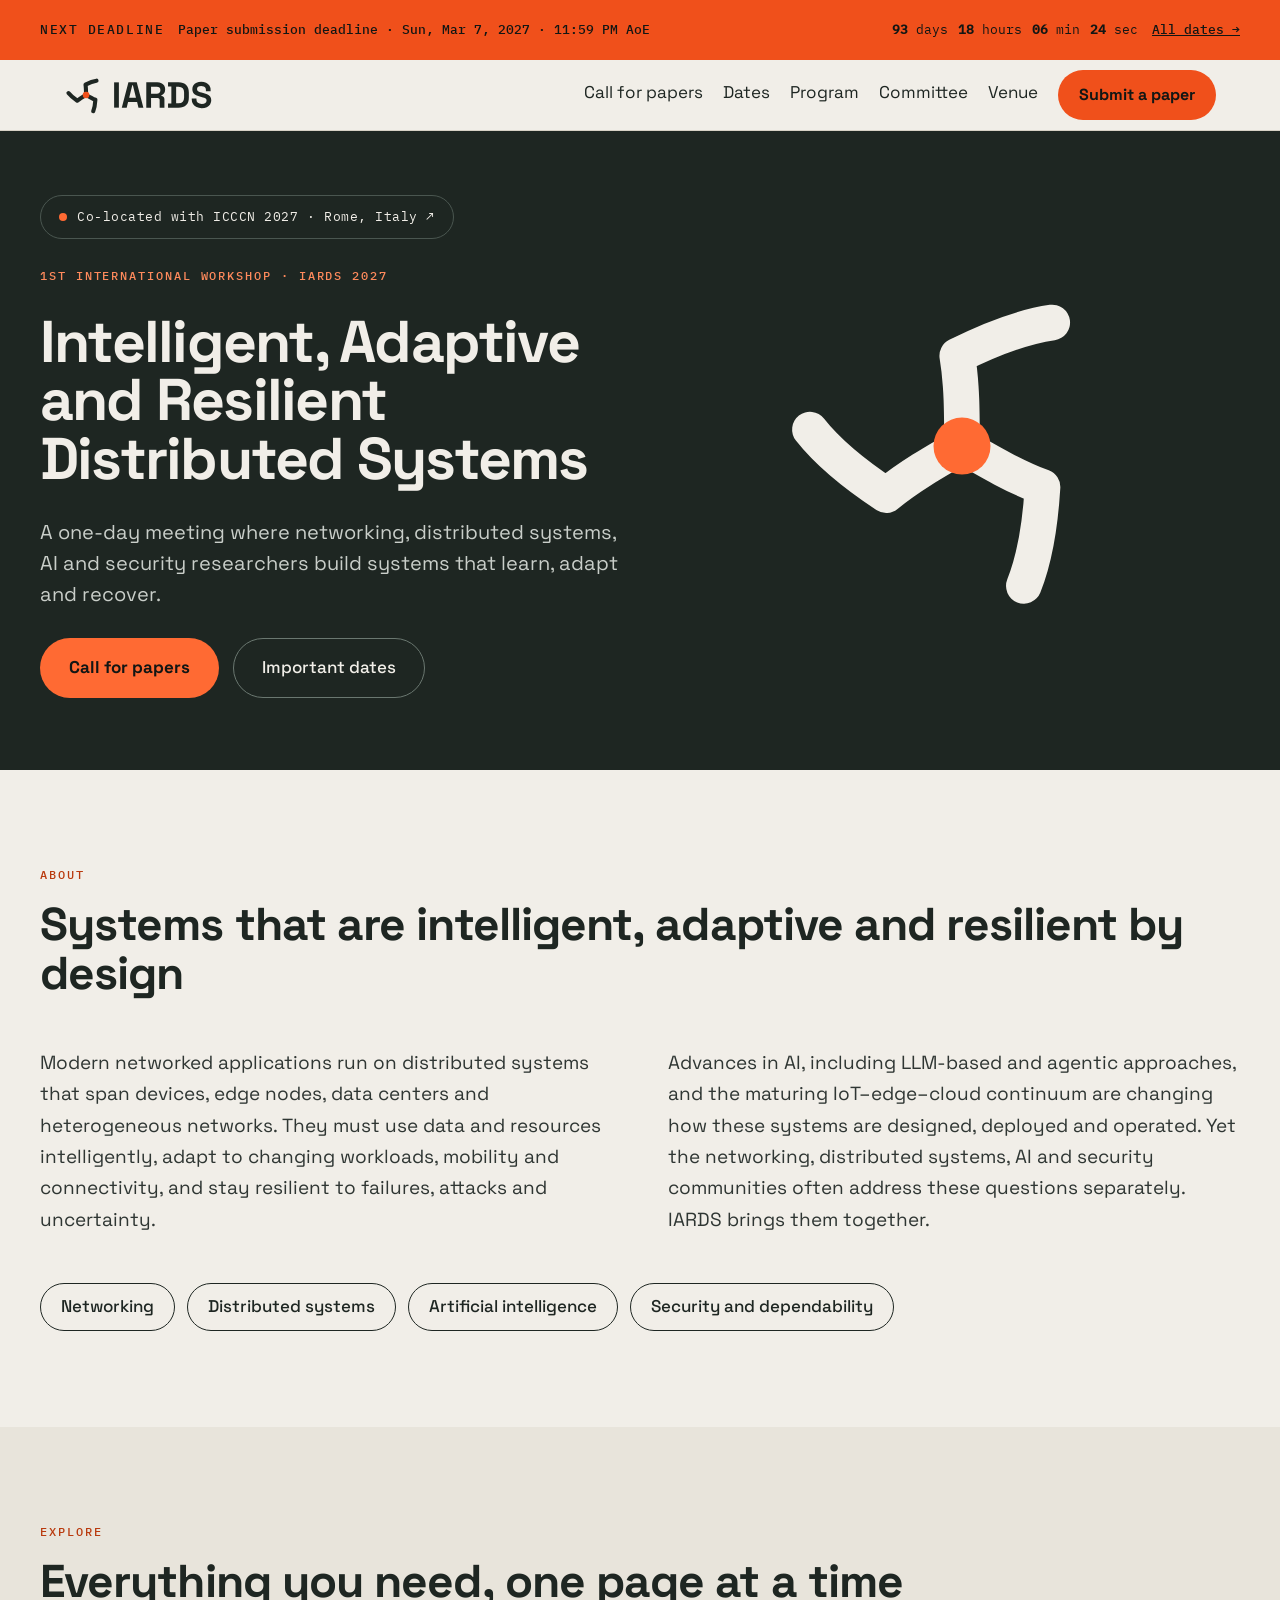
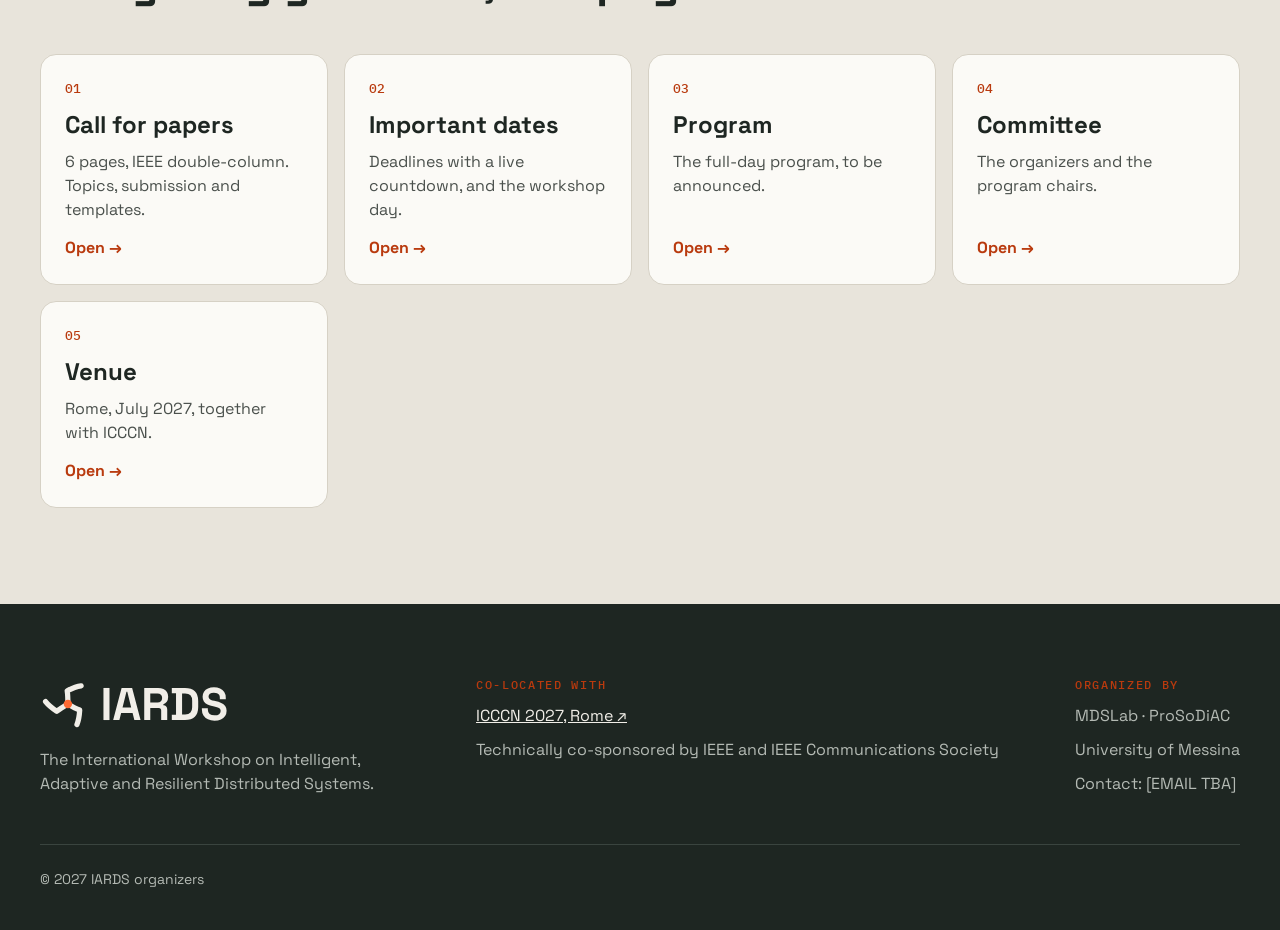
<file: index.html>
<!doctype html>
<html lang="en" class="no-js">
<head>
<meta charset="utf-8">
<meta name="viewport" content="width=device-width, initial-scale=1">
<title>IARDS 2027 · Intelligent, Adaptive and Resilient Distributed Systems</title>
<meta name="description" content="A one-day meeting where networking, distributed systems, AI and security researchers build systems that learn, adapt and recover.">
<meta name="theme-color" content="#1E2622">
<link rel="canonical" href="BASE_URL/">
<meta property="og:type" content="website">
<meta property="og:site_name" content="IARDS 2027">
<meta property="og:title" content="IARDS 2027 · Intelligent, Adaptive and Resilient Distributed Systems">
<meta property="og:description" content="A one-day meeting where networking, distributed systems, AI and security researchers build systems that learn, adapt and recover.">
<meta property="og:url" content="BASE_URL/">
<meta property="og:image" content="BASE_URL/assets/og-image.png">
<meta name="twitter:card" content="summary_large_image">
<meta name="twitter:title" content="IARDS 2027 · Intelligent, Adaptive and Resilient Distributed Systems">
<meta name="twitter:description" content="A one-day meeting where networking, distributed systems, AI and security researchers build systems that learn, adapt and recover.">
<meta name="twitter:image" content="BASE_URL/assets/og-image.png">
<!-- HOST-CONF:start (ICCCN reference in meta) -->
<meta name="keywords" content="IARDS, workshop, distributed systems, ICCCN 2027, Rome">
<!-- HOST-CONF:end -->
<link rel="icon" href="assets/favicon.svg" type="image/svg+xml">
<link rel="icon" href="assets/favicon-32.png" sizes="32x32" type="image/png">
<link rel="apple-touch-icon" href="assets/apple-touch-icon.png">
<link rel="manifest" href="site.webmanifest">
<link rel="preload" href="assets/fonts/SpaceGrotesk.woff2" as="font" type="font/woff2" crossorigin>
<link rel="preload" href="assets/fonts/IBMPlexMono-Regular.woff2" as="font" type="font/woff2" crossorigin>
<link rel="stylesheet" href="css/style.css">
</head>
<body>
<a class="skip" href="#main">Skip to content</a>
<div class="deadline-bar" data-countdown>
<div class="wrap">
<div class="grp"><div class="grp" aria-live="polite"><span class="eyebrow-s" data-eyebrow>Next deadline</span>
<span class="lbl"><span data-label>Paper submission deadline</span> · <time datetime="2027-03-07T23:59:00-12:00" data-date>Sun, Mar 7, 2027 · 11:59 PM AoE</time></span><span data-sample></span></div></div>
<div class="grp"><div class="cd" role="timer" aria-label="Time left"><span><b data-d>--</b><span> days</span></span><span><b data-h>--</b><span> hours</span></span><span><b data-m>--</b><span> min</span></span><span><b data-s>--</b><span> sec</span></span></div>
<a href="dates/">All dates →</a></div>
</div></div>
<header class="site-header">
<div class="wrap">
<a class="brand" href="./" aria-label="IARDS home"><img src="assets/logo/iards-logo-light.svg" width="150" height="44" alt="IARDS"></a>
<nav aria-label="Main"><a class="nl" href="call-for-papers/">Call for papers</a><a class="nl" href="dates/">Dates</a><a class="nl" href="program/">Program</a><a class="nl" href="committee/">Committee</a><a class="nl" href="venue/">Venue</a><a class="btn btn-lava" href="call-for-papers/#submission">Submit a paper</a></nav>
</div></header>
<main id="main">
<section class="hero dark"><div class="wrap">
<div class="txt">
<!-- HOST-CONF:start (hero badge) -->
<a class="badge" href="https://www.icccn.org/ICCCN27/index.html"><i></i>Co-located with ICCCN 2027 · Rome, Italy ↗</a>
<!-- HOST-CONF:end -->
<div class="eyebrow">1st International Workshop · IARDS 2027</div>
<h1>Intelligent, Adaptive and Resilient Distributed Systems</h1>
<p class="lead">A one-day meeting where networking, distributed systems, AI and security researchers build systems that learn, adapt and recover.</p>
<div class="btn-row"><a class="btn btn-ondark" href="call-for-papers/">Call for papers</a><a class="btn btn-ghost" href="dates/">Important dates</a></div>
</div>
<div class="art"><img class="spin" src="assets/logo/iards-mark-dark.svg" width="380" height="380" alt="IARDS symbol: three curved legs around an orange disc"></div>
</div></section>
<section class="sec"><div class="wrap stack">
<div class="stack-16"><div class="eyebrow">About</div><h2>Systems that are intelligent, adaptive and resilient by design</h2></div>
<div class="cols">
<p class="body">Modern networked applications run on distributed systems that span devices, edge nodes, data centers and heterogeneous networks. They must use data and resources intelligently, adapt to changing workloads, mobility and connectivity, and stay resilient to failures, attacks and uncertainty.</p>
<p class="body">Advances in AI, including LLM-based and agentic approaches, and the maturing IoT–edge–cloud continuum are changing how these systems are designed, deployed and operated. Yet the networking, distributed systems, AI and security communities often address these questions separately. IARDS brings them together.</p>
</div>
<div class="chips"><span class="chip">Networking</span><span class="chip">Distributed systems</span><span class="chip">Artificial intelligence</span><span class="chip">Security and dependability</span></div>
</div></section>
<section class="sec stone"><div class="wrap stack">
<div class="stack-16"><div class="eyebrow">Explore</div><h2>Everything you need, one page at a time</h2></div>
<div class="grid">
<a class="card link" href="call-for-papers/"><div class="stack-16" style="gap:12px"><div class="num">01</div><div class="t">Call for papers</div><div class="d">6 pages, IEEE double-column. Topics, submission and templates.</div></div><div class="go">Open →</div></a>
<a class="card link" href="dates/"><div class="stack-16" style="gap:12px"><div class="num">02</div><div class="t">Important dates</div><div class="d">Deadlines with a live countdown, and the workshop day.</div></div><div class="go">Open →</div></a>
<a class="card link" href="program/"><div class="stack-16" style="gap:12px"><div class="num">03</div><div class="t">Program</div><div class="d">The full-day program, to be announced.</div></div><div class="go">Open →</div></a>
<a class="card link" href="committee/"><div class="stack-16" style="gap:12px"><div class="num">04</div><div class="t">Committee</div><div class="d">The organizers and the program chairs.</div></div><div class="go">Open →</div></a>
<a class="card link" href="venue/"><div class="stack-16" style="gap:12px"><div class="num">05</div><div class="t">Venue</div><div class="d">Rome, July 2027, together with ICCCN.</div></div><div class="go">Open →</div></a>
</div></div></section>
</main>
<footer class="site-footer">
<div class="wrap">
<div class="f-cols">
<div class="f-col brandcol"><img src="assets/logo/iards-logo-dark.svg" width="190" height="56" alt="IARDS">
<div>The International Workshop on Intelligent, Adaptive and Resilient Distributed Systems.</div></div>
<!-- HOST-CONF:start (co-location with ICCCN: edit or remove for another edition) -->
<div class="f-col"><div class="eyebrow">Co-located with</div>
<a href="https://www.icccn.org/ICCCN27/index.html">ICCCN 2027, Rome ↗</a><div>Technically co-sponsored by IEEE and IEEE Communications Society</div></div>
<!-- HOST-CONF:end -->
<div class="f-col"><div class="eyebrow">Organized by</div>
<div>MDSLab · ProSoDiAC</div><div>University of Messina</div><div>Contact: [EMAIL TBA]</div></div>
</div>
<div class="copy">© 2027 IARDS organizers</div>
</div></footer>
<script src="js/config.js"></script>
<script src="js/countdown.js"></script>
</body>
</html>
</file>
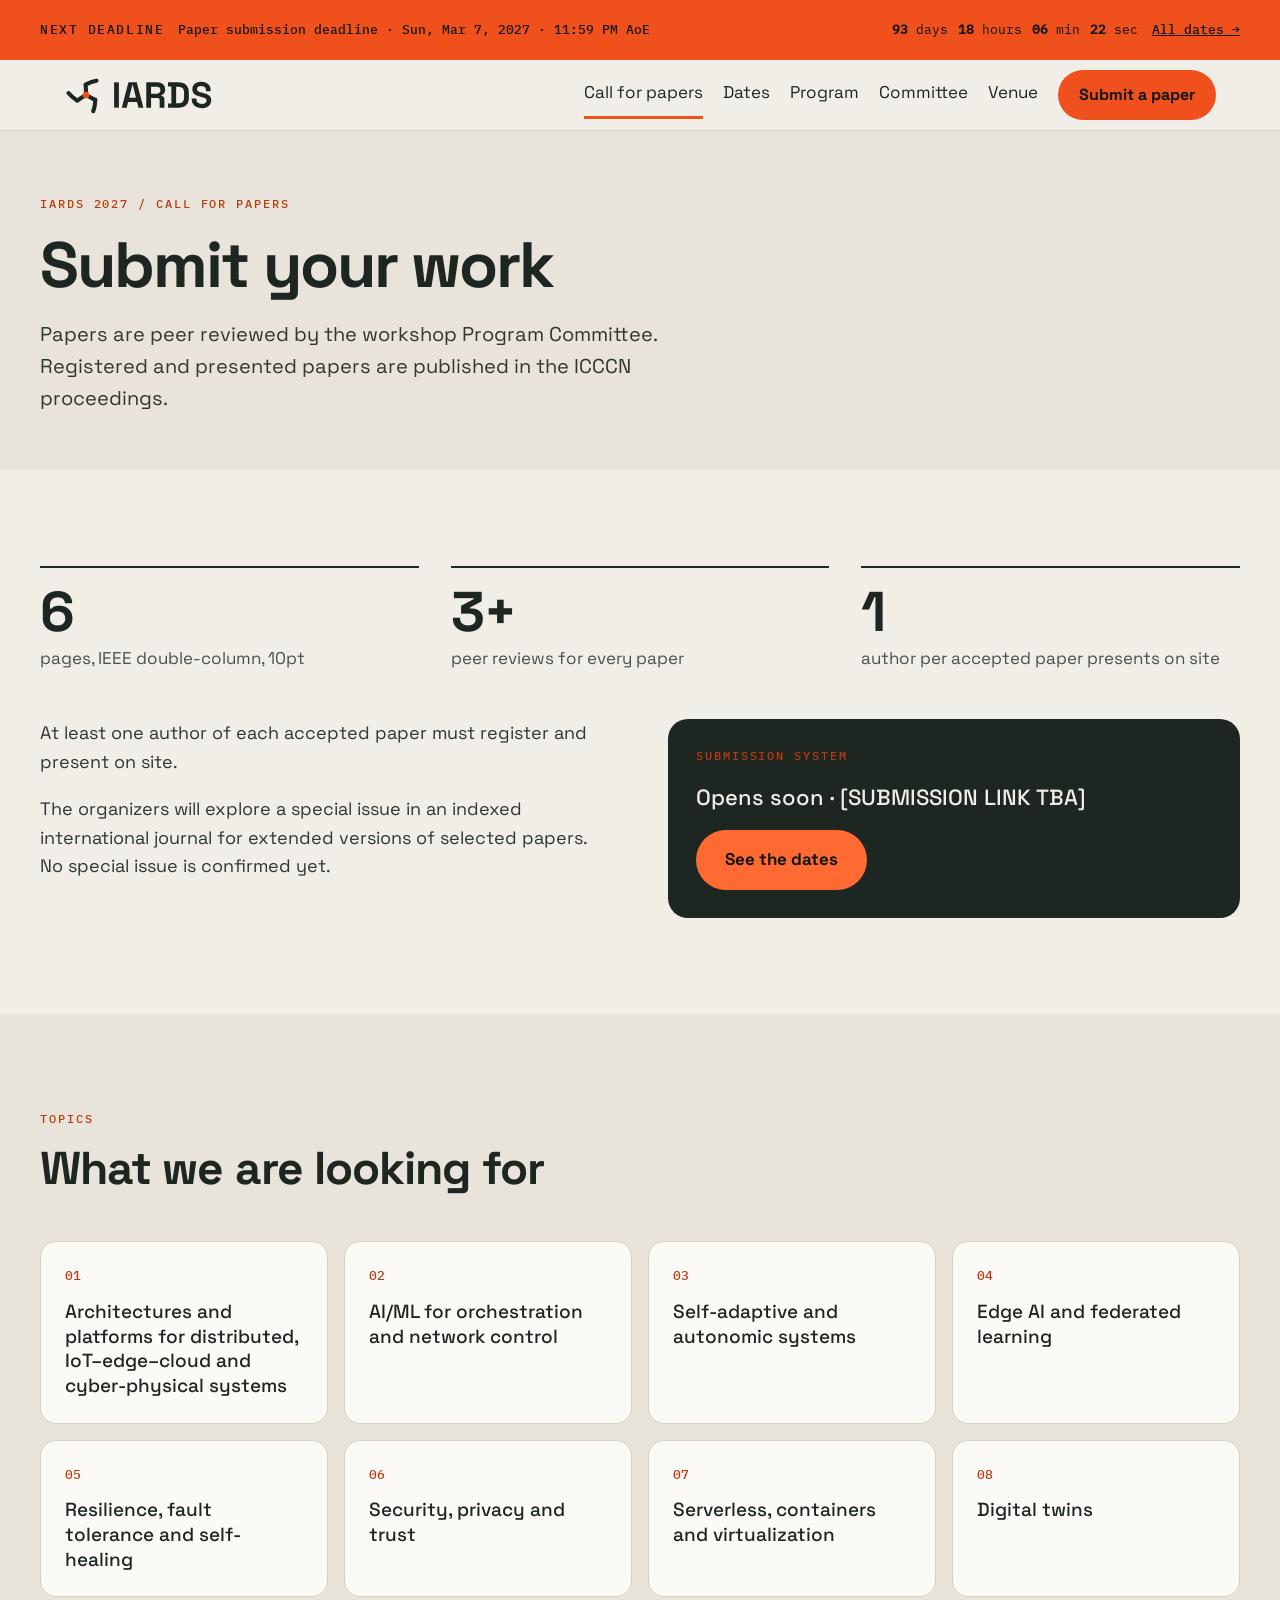
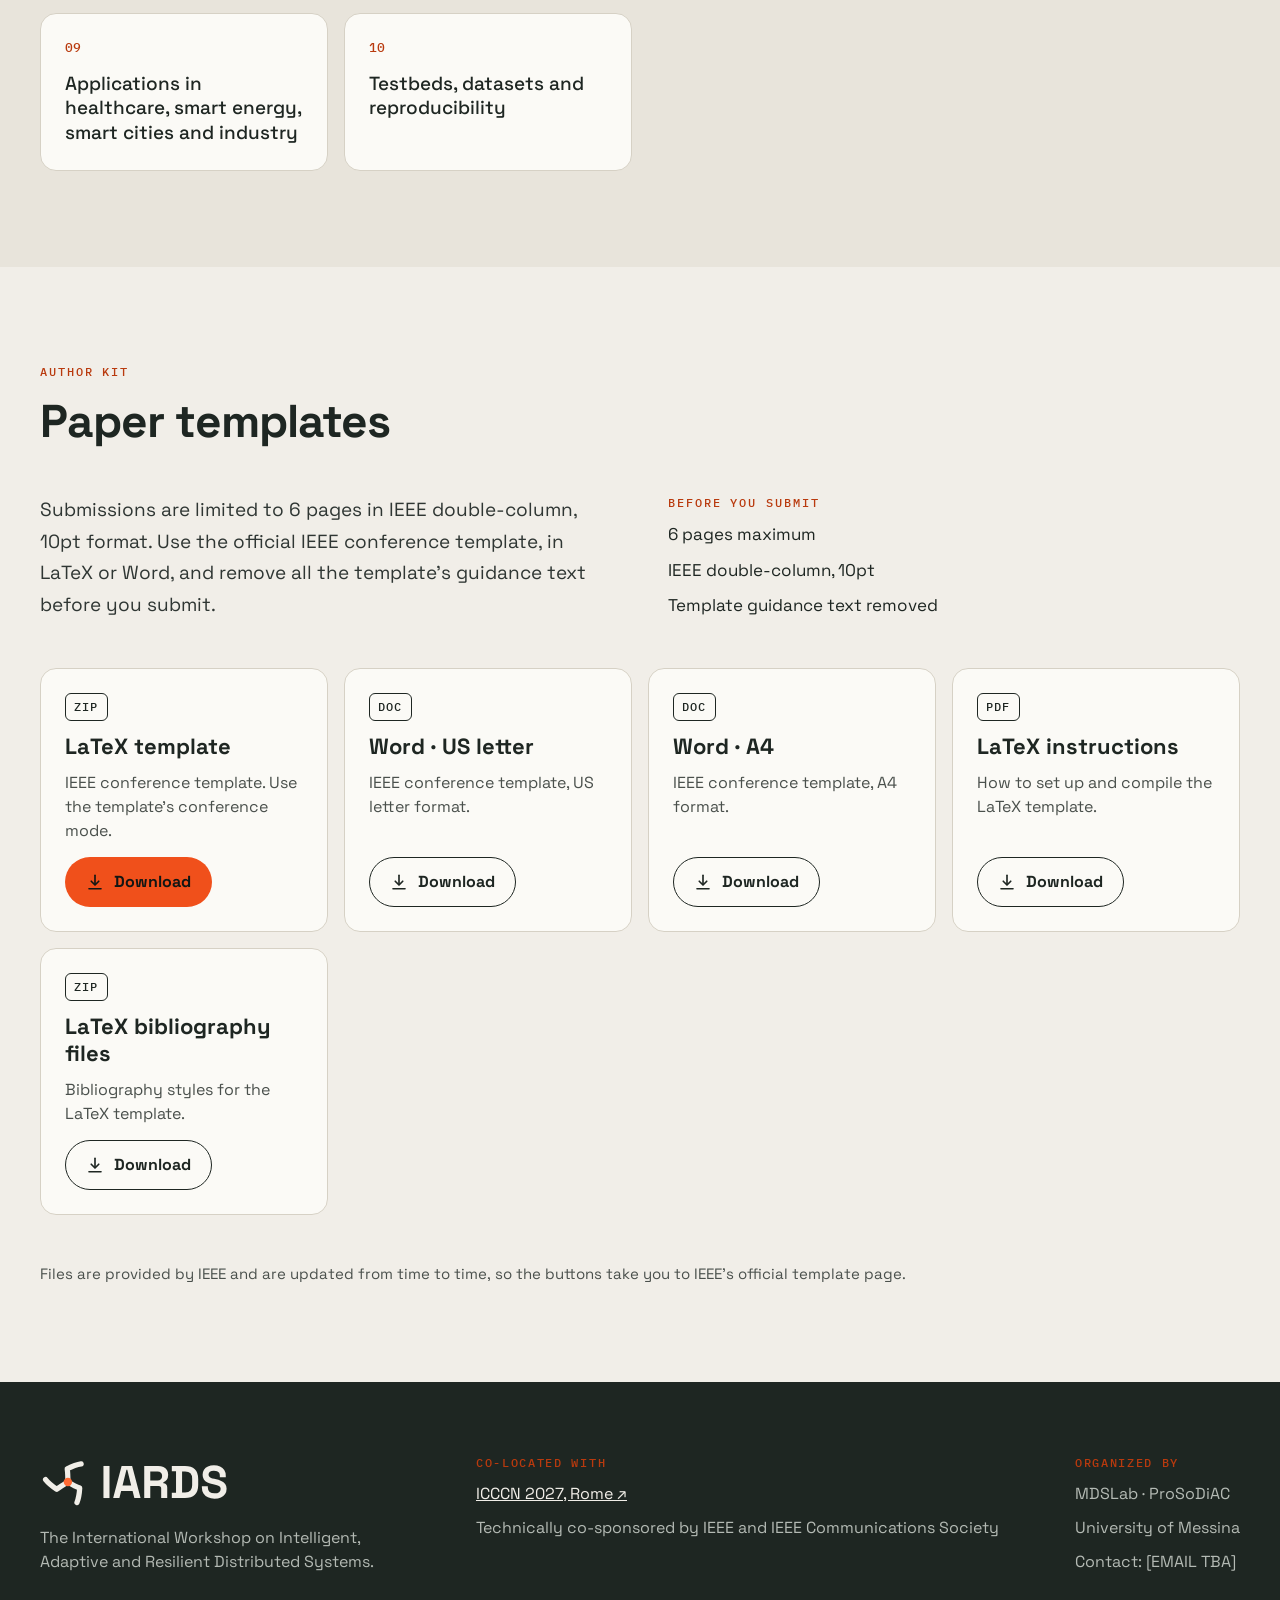
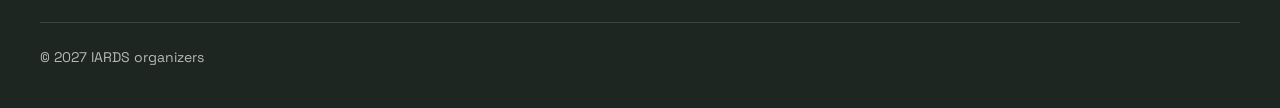
<file: call-for-papers/index.html>
<!doctype html>
<html lang="en" class="no-js">
<head>
<meta charset="utf-8">
<meta name="viewport" content="width=device-width, initial-scale=1">
<title>Call for papers · IARDS 2027</title>
<meta name="description" content="Topics, submission rules and paper templates for IARDS 2027: 6 pages, IEEE double-column, 10pt.">
<meta name="theme-color" content="#1E2622">
<link rel="canonical" href="BASE_URL/call-for-papers/">
<meta property="og:type" content="website">
<meta property="og:site_name" content="IARDS 2027">
<meta property="og:title" content="Call for papers · IARDS 2027">
<meta property="og:description" content="Topics, submission rules and paper templates for IARDS 2027: 6 pages, IEEE double-column, 10pt.">
<meta property="og:url" content="BASE_URL/call-for-papers/">
<meta property="og:image" content="BASE_URL/assets/og-image.png">
<meta name="twitter:card" content="summary_large_image">
<meta name="twitter:title" content="Call for papers · IARDS 2027">
<meta name="twitter:description" content="Topics, submission rules and paper templates for IARDS 2027: 6 pages, IEEE double-column, 10pt.">
<meta name="twitter:image" content="BASE_URL/assets/og-image.png">
<!-- HOST-CONF:start (ICCCN reference in meta) -->
<meta name="keywords" content="IARDS, workshop, distributed systems, ICCCN 2027, Rome">
<!-- HOST-CONF:end -->
<link rel="icon" href="../assets/favicon.svg" type="image/svg+xml">
<link rel="icon" href="../assets/favicon-32.png" sizes="32x32" type="image/png">
<link rel="apple-touch-icon" href="../assets/apple-touch-icon.png">
<link rel="manifest" href="../site.webmanifest">
<link rel="preload" href="../assets/fonts/SpaceGrotesk.woff2" as="font" type="font/woff2" crossorigin>
<link rel="preload" href="../assets/fonts/IBMPlexMono-Regular.woff2" as="font" type="font/woff2" crossorigin>
<link rel="stylesheet" href="../css/style.css">
</head>
<body>
<a class="skip" href="#main">Skip to content</a>
<div class="deadline-bar" data-countdown>
<div class="wrap">
<div class="grp"><div class="grp" aria-live="polite"><span class="eyebrow-s" data-eyebrow>Next deadline</span>
<span class="lbl"><span data-label>Paper submission deadline</span> · <time datetime="2027-03-07T23:59:00-12:00" data-date>Sun, Mar 7, 2027 · 11:59 PM AoE</time></span><span data-sample></span></div></div>
<div class="grp"><div class="cd" role="timer" aria-label="Time left"><span><b data-d>--</b><span> days</span></span><span><b data-h>--</b><span> hours</span></span><span><b data-m>--</b><span> min</span></span><span><b data-s>--</b><span> sec</span></span></div>
<a href="../dates/">All dates →</a></div>
</div></div>
<header class="site-header">
<div class="wrap">
<a class="brand" href="../" aria-label="IARDS home"><img src="../assets/logo/iards-logo-light.svg" width="150" height="44" alt="IARDS"></a>
<nav aria-label="Main"><a class="nl" href="../call-for-papers/" aria-current="page">Call for papers</a><a class="nl" href="../dates/">Dates</a><a class="nl" href="../program/">Program</a><a class="nl" href="../committee/">Committee</a><a class="nl" href="../venue/">Venue</a><a class="btn btn-lava" href="../call-for-papers/#submission">Submit a paper</a></nav>
</div></header>
<main id="main">
<section class="band"><div class="wrap">
<div class="eyebrow">IARDS 2027 / Call for papers</div>
<h1>Submit your work</h1>
<p class="lead">Papers are peer reviewed by the workshop Program Committee. Registered and presented papers are published in the ICCCN proceedings.</p>
</div></section>
<section class="sec"><div class="wrap stack">
<div class="facts"><div class="fact"><div class="v">6</div><div class="l">pages, IEEE double-column, 10pt</div></div><div class="fact"><div class="v">3+</div><div class="l">peer reviews for every paper</div></div><div class="fact"><div class="v">1</div><div class="l">author per accepted paper presents on site</div></div></div>
<div class="cols">
<div class="notes"><p>At least one author of each accepted paper must register and present on site.</p><p>The organizers will explore a special issue in an indexed international journal for extended versions of selected papers. No special issue is confirmed yet.</p></div>
<div class="panel" id="submission"><div class="eyebrow">Submission system</div>
<div class="big">Opens soon · [SUBMISSION LINK TBA]</div>
<a class="btn btn-ondark" style="align-self:flex-start" href="../dates/">See the dates</a></div>
</div></div></section>
<section class="sec stone"><div class="wrap stack">
<div class="stack-16"><div class="eyebrow">Topics</div><h2>What we are looking for</h2></div>
<div class="grid w260">
<div class="card topic"><div class="num">01</div><div class="t">Architectures and platforms for distributed, IoT–edge–cloud and cyber-physical systems</div></div>
<div class="card topic"><div class="num">02</div><div class="t">AI/ML for orchestration and network control</div></div>
<div class="card topic"><div class="num">03</div><div class="t">Self-adaptive and autonomic systems</div></div>
<div class="card topic"><div class="num">04</div><div class="t">Edge AI and federated learning</div></div>
<div class="card topic"><div class="num">05</div><div class="t">Resilience, fault tolerance and self-healing</div></div>
<div class="card topic"><div class="num">06</div><div class="t">Security, privacy and trust</div></div>
<div class="card topic"><div class="num">07</div><div class="t">Serverless, containers and virtualization</div></div>
<div class="card topic"><div class="num">08</div><div class="t">Digital twins</div></div>
<div class="card topic"><div class="num">09</div><div class="t">Applications in healthcare, smart energy, smart cities and industry</div></div>
<div class="card topic"><div class="num">10</div><div class="t">Testbeds, datasets and reproducibility</div></div>
</div></div></section>
<section class="sec" id="templates"><div class="wrap stack">
<div class="stack-16"><div class="eyebrow">Author kit</div><h2>Paper templates</h2></div>
<div class="cols">
<p class="body">Submissions are limited to 6 pages in IEEE double-column, 10pt format. Use the official IEEE conference template, in LaTeX or Word, and remove all the template’s guidance text before you submit.</p>
<div class="checklist"><div class="eyebrow">Before you submit</div><div>6 pages maximum</div><div>IEEE double-column, 10pt</div><div>Template guidance text removed</div></div>
</div>
<div class="grid">
<div class="card kit"><div class="stack-16" style="gap:12px"><span class="ft">ZIP</span><div class="t">LaTeX template</div><div class="d">IEEE conference template. Use the template&#x27;s conference mode.</div></div><a class="btn btn-lava" style="align-self:flex-start" href="https://www.ieee.org/conferences/publishing/templates.html" aria-label="Download: LaTeX template (opens IEEE’s official template page)"><svg aria-hidden="true" width="18" height="18" viewBox="0 0 24 24" fill="none" stroke="currentColor" stroke-width="2.2" stroke-linecap="round" stroke-linejoin="round"><path d="M12 3v12"/><path d="M7 11l5 5 5-5"/><path d="M4 21h16"/></svg>Download</a></div>
<div class="card kit"><div class="stack-16" style="gap:12px"><span class="ft">DOC</span><div class="t">Word · US letter</div><div class="d">IEEE conference template, US letter format.</div></div><a class="btn btn-outline" style="align-self:flex-start" href="https://www.ieee.org/conferences/publishing/templates.html" aria-label="Download: Word · US letter (opens IEEE’s official template page)"><svg aria-hidden="true" width="18" height="18" viewBox="0 0 24 24" fill="none" stroke="currentColor" stroke-width="2.2" stroke-linecap="round" stroke-linejoin="round"><path d="M12 3v12"/><path d="M7 11l5 5 5-5"/><path d="M4 21h16"/></svg>Download</a></div>
<div class="card kit"><div class="stack-16" style="gap:12px"><span class="ft">DOC</span><div class="t">Word · A4</div><div class="d">IEEE conference template, A4 format.</div></div><a class="btn btn-outline" style="align-self:flex-start" href="https://www.ieee.org/conferences/publishing/templates.html" aria-label="Download: Word · A4 (opens IEEE’s official template page)"><svg aria-hidden="true" width="18" height="18" viewBox="0 0 24 24" fill="none" stroke="currentColor" stroke-width="2.2" stroke-linecap="round" stroke-linejoin="round"><path d="M12 3v12"/><path d="M7 11l5 5 5-5"/><path d="M4 21h16"/></svg>Download</a></div>
<div class="card kit"><div class="stack-16" style="gap:12px"><span class="ft">PDF</span><div class="t">LaTeX instructions</div><div class="d">How to set up and compile the LaTeX template.</div></div><a class="btn btn-outline" style="align-self:flex-start" href="https://www.ieee.org/conferences/publishing/templates.html" aria-label="Download: LaTeX instructions (opens IEEE’s official template page)"><svg aria-hidden="true" width="18" height="18" viewBox="0 0 24 24" fill="none" stroke="currentColor" stroke-width="2.2" stroke-linecap="round" stroke-linejoin="round"><path d="M12 3v12"/><path d="M7 11l5 5 5-5"/><path d="M4 21h16"/></svg>Download</a></div>
<div class="card kit"><div class="stack-16" style="gap:12px"><span class="ft">ZIP</span><div class="t">LaTeX bibliography files</div><div class="d">Bibliography styles for the LaTeX template.</div></div><a class="btn btn-outline" style="align-self:flex-start" href="https://www.ieee.org/conferences/publishing/templates.html" aria-label="Download: LaTeX bibliography files (opens IEEE’s official template page)"><svg aria-hidden="true" width="18" height="18" viewBox="0 0 24 24" fill="none" stroke="currentColor" stroke-width="2.2" stroke-linecap="round" stroke-linejoin="round"><path d="M12 3v12"/><path d="M7 11l5 5 5-5"/><path d="M4 21h16"/></svg>Download</a></div>
</div>
<p class="small">Files are provided by IEEE and are updated from time to time, so the buttons take you to IEEE’s official template page.</p>
</div></section>
</main>
<footer class="site-footer">
<div class="wrap">
<div class="f-cols">
<div class="f-col brandcol"><img src="../assets/logo/iards-logo-dark.svg" width="190" height="56" alt="IARDS">
<div>The International Workshop on Intelligent, Adaptive and Resilient Distributed Systems.</div></div>
<!-- HOST-CONF:start (co-location with ICCCN: edit or remove for another edition) -->
<div class="f-col"><div class="eyebrow">Co-located with</div>
<a href="https://www.icccn.org/ICCCN27/index.html">ICCCN 2027, Rome ↗</a><div>Technically co-sponsored by IEEE and IEEE Communications Society</div></div>
<!-- HOST-CONF:end -->
<div class="f-col"><div class="eyebrow">Organized by</div>
<div>MDSLab · ProSoDiAC</div><div>University of Messina</div><div>Contact: [EMAIL TBA]</div></div>
</div>
<div class="copy">© 2027 IARDS organizers</div>
</div></footer>
<script src="../js/config.js"></script>
<script src="../js/countdown.js"></script>
</body>
</html>
</file>
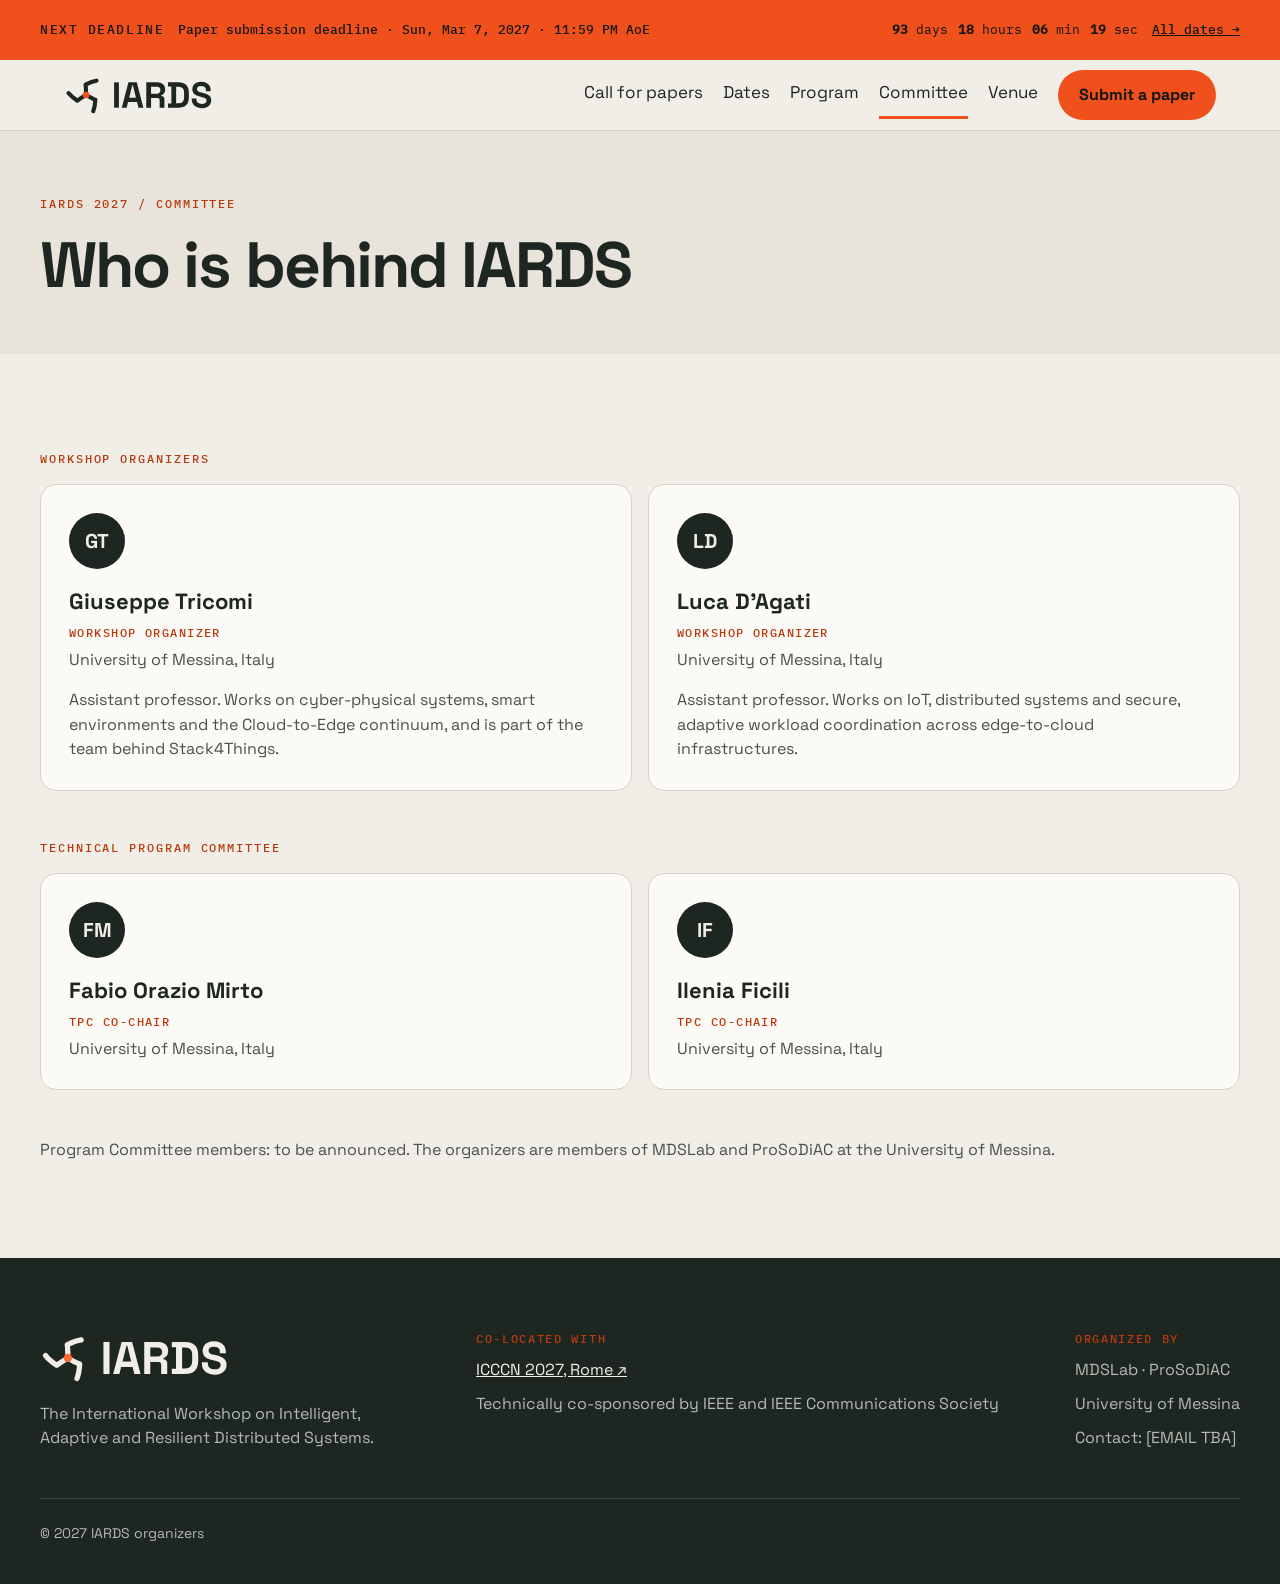
<file: committee/index.html>
<!doctype html>
<html lang="en" class="no-js">
<head>
<meta charset="utf-8">
<meta name="viewport" content="width=device-width, initial-scale=1">
<title>Committee · IARDS 2027</title>
<meta name="description" content="Organizers and technical program co-chairs of IARDS 2027.">
<meta name="theme-color" content="#1E2622">
<link rel="canonical" href="BASE_URL/committee/">
<meta property="og:type" content="website">
<meta property="og:site_name" content="IARDS 2027">
<meta property="og:title" content="Committee · IARDS 2027">
<meta property="og:description" content="Organizers and technical program co-chairs of IARDS 2027.">
<meta property="og:url" content="BASE_URL/committee/">
<meta property="og:image" content="BASE_URL/assets/og-image.png">
<meta name="twitter:card" content="summary_large_image">
<meta name="twitter:title" content="Committee · IARDS 2027">
<meta name="twitter:description" content="Organizers and technical program co-chairs of IARDS 2027.">
<meta name="twitter:image" content="BASE_URL/assets/og-image.png">
<!-- HOST-CONF:start (ICCCN reference in meta) -->
<meta name="keywords" content="IARDS, workshop, distributed systems, ICCCN 2027, Rome">
<!-- HOST-CONF:end -->
<link rel="icon" href="../assets/favicon.svg" type="image/svg+xml">
<link rel="icon" href="../assets/favicon-32.png" sizes="32x32" type="image/png">
<link rel="apple-touch-icon" href="../assets/apple-touch-icon.png">
<link rel="manifest" href="../site.webmanifest">
<link rel="preload" href="../assets/fonts/SpaceGrotesk.woff2" as="font" type="font/woff2" crossorigin>
<link rel="preload" href="../assets/fonts/IBMPlexMono-Regular.woff2" as="font" type="font/woff2" crossorigin>
<link rel="stylesheet" href="../css/style.css">
</head>
<body>
<a class="skip" href="#main">Skip to content</a>
<div class="deadline-bar" data-countdown>
<div class="wrap">
<div class="grp"><div class="grp" aria-live="polite"><span class="eyebrow-s" data-eyebrow>Next deadline</span>
<span class="lbl"><span data-label>Paper submission deadline</span> · <time datetime="2027-03-07T23:59:00-12:00" data-date>Sun, Mar 7, 2027 · 11:59 PM AoE</time></span><span data-sample></span></div></div>
<div class="grp"><div class="cd" role="timer" aria-label="Time left"><span><b data-d>--</b><span> days</span></span><span><b data-h>--</b><span> hours</span></span><span><b data-m>--</b><span> min</span></span><span><b data-s>--</b><span> sec</span></span></div>
<a href="../dates/">All dates →</a></div>
</div></div>
<header class="site-header">
<div class="wrap">
<a class="brand" href="../" aria-label="IARDS home"><img src="../assets/logo/iards-logo-light.svg" width="150" height="44" alt="IARDS"></a>
<nav aria-label="Main"><a class="nl" href="../call-for-papers/">Call for papers</a><a class="nl" href="../dates/">Dates</a><a class="nl" href="../program/">Program</a><a class="nl" href="../committee/" aria-current="page">Committee</a><a class="nl" href="../venue/">Venue</a><a class="btn btn-lava" href="../call-for-papers/#submission">Submit a paper</a></nav>
</div></header>
<main id="main">
<section class="band"><div class="wrap">
<div class="eyebrow">IARDS 2027 / Committee</div>
<h1>Who is behind IARDS</h1>
</div></section>
<section class="sec"><div class="wrap stack">
<div class="stack-16"><div class="eyebrow">Workshop organizers</div><div class="people"><div class="person"><div class="avatar" aria-hidden="true">GT</div><div><div class="n">Giuseppe Tricomi</div><div class="r">Workshop organizer</div><div class="a">University of Messina, Italy</div></div><p>Assistant professor. Works on cyber-physical systems, smart environments and the Cloud-to-Edge continuum, and is part of the team behind Stack4Things.</p></div><div class="person"><div class="avatar" aria-hidden="true">LD</div><div><div class="n">Luca D’Agati</div><div class="r">Workshop organizer</div><div class="a">University of Messina, Italy</div></div><p>Assistant professor. Works on IoT, distributed systems and secure, adaptive workload coordination across edge-to-cloud infrastructures.</p></div></div></div>
<div class="stack-16"><div class="eyebrow">Technical program committee</div><div class="people"><div class="person"><div class="avatar" aria-hidden="true">FM</div><div><div class="n">Fabio Orazio Mirto</div><div class="r">TPC co-chair</div><div class="a">University of Messina, Italy</div></div></div><div class="person"><div class="avatar" aria-hidden="true">IF</div><div><div class="n">Ilenia Ficili</div><div class="r">TPC co-chair</div><div class="a">University of Messina, Italy</div></div></div></div></div>
<p class="small" style="font-size:16px">Program Committee members: to be announced. The organizers are members of MDSLab and ProSoDiAC at the University of Messina.</p>
</div></section>
</main>
<footer class="site-footer">
<div class="wrap">
<div class="f-cols">
<div class="f-col brandcol"><img src="../assets/logo/iards-logo-dark.svg" width="190" height="56" alt="IARDS">
<div>The International Workshop on Intelligent, Adaptive and Resilient Distributed Systems.</div></div>
<!-- HOST-CONF:start (co-location with ICCCN: edit or remove for another edition) -->
<div class="f-col"><div class="eyebrow">Co-located with</div>
<a href="https://www.icccn.org/ICCCN27/index.html">ICCCN 2027, Rome ↗</a><div>Technically co-sponsored by IEEE and IEEE Communications Society</div></div>
<!-- HOST-CONF:end -->
<div class="f-col"><div class="eyebrow">Organized by</div>
<div>MDSLab · ProSoDiAC</div><div>University of Messina</div><div>Contact: [EMAIL TBA]</div></div>
</div>
<div class="copy">© 2027 IARDS organizers</div>
</div></footer>
<script src="../js/config.js"></script>
<script src="../js/countdown.js"></script>
</body>
</html>
</file>
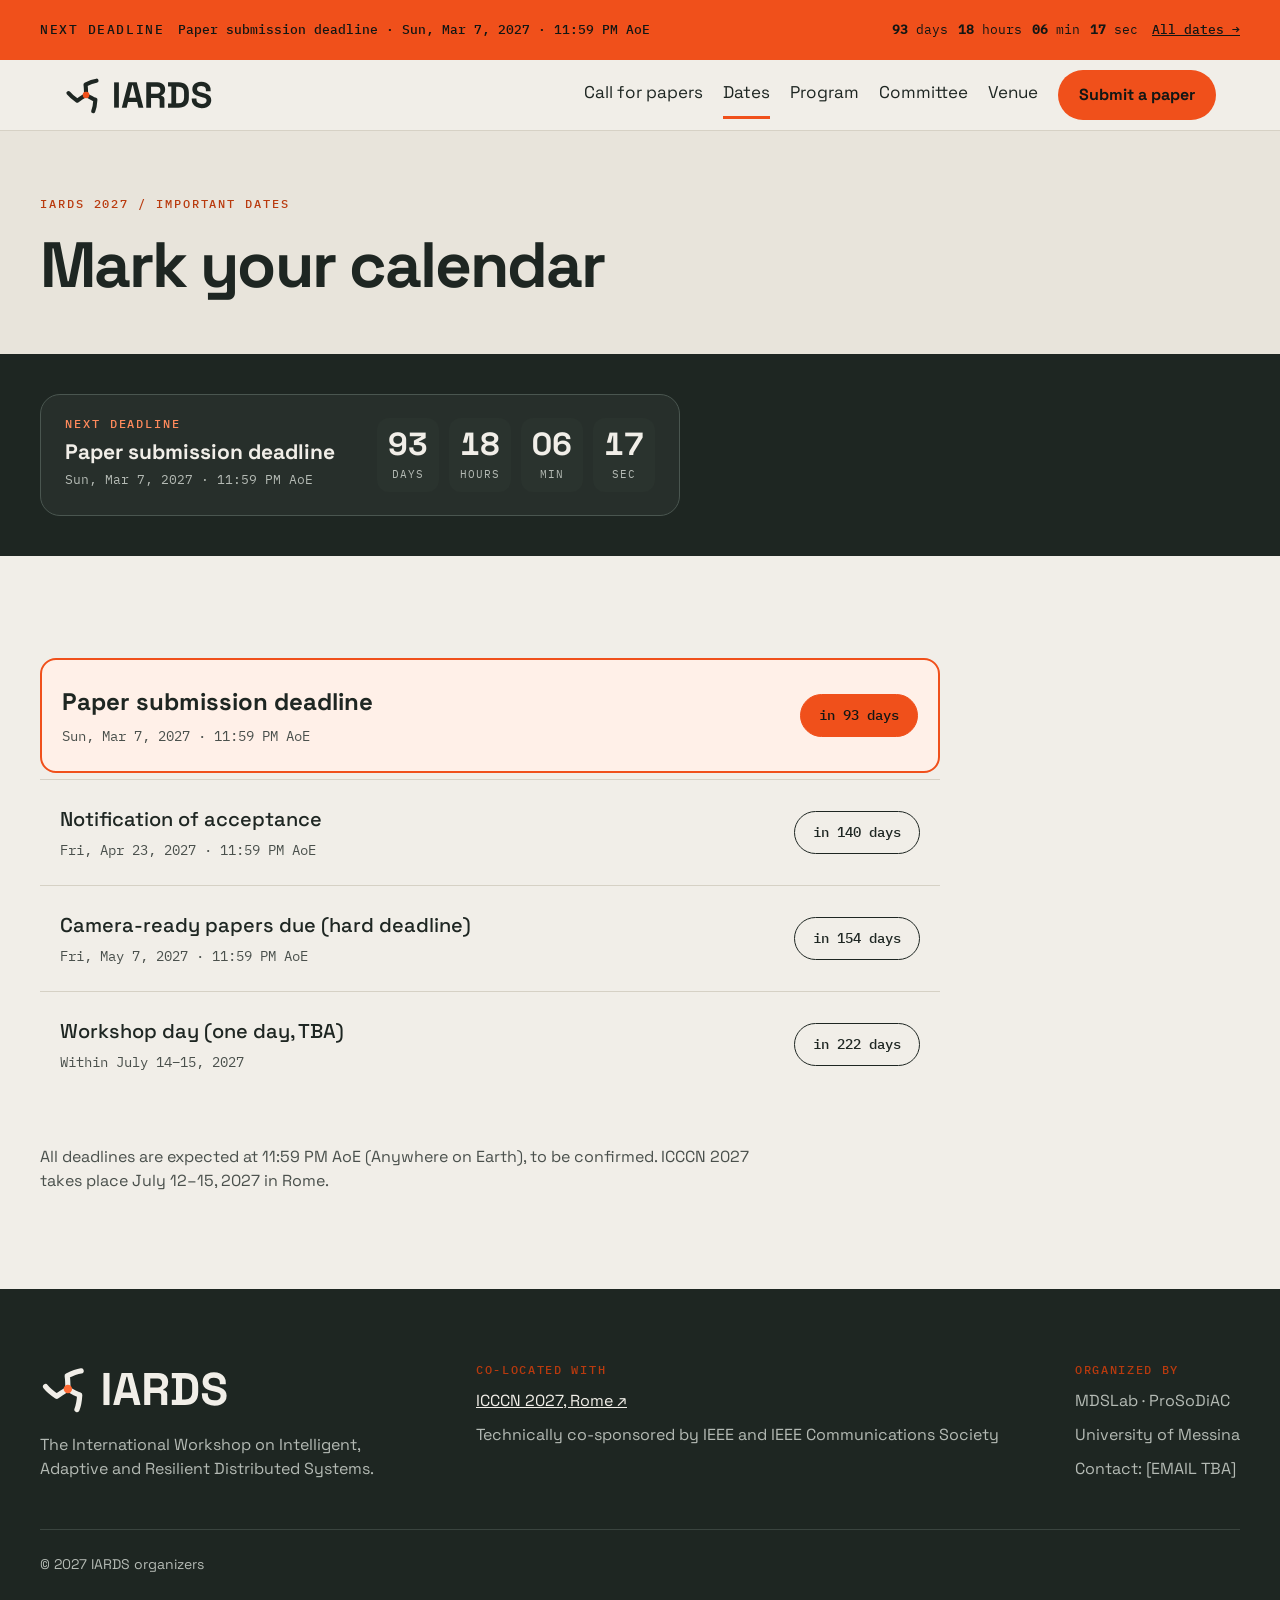
<file: dates/index.html>
<!doctype html>
<html lang="en" class="no-js">
<head>
<meta charset="utf-8">
<meta name="viewport" content="width=device-width, initial-scale=1">
<title>Important dates · IARDS 2027</title>
<meta name="description" content="Submission, notification and camera-ready deadlines for IARDS 2027, with a live countdown.">
<meta name="theme-color" content="#1E2622">
<link rel="canonical" href="BASE_URL/dates/">
<meta property="og:type" content="website">
<meta property="og:site_name" content="IARDS 2027">
<meta property="og:title" content="Important dates · IARDS 2027">
<meta property="og:description" content="Submission, notification and camera-ready deadlines for IARDS 2027, with a live countdown.">
<meta property="og:url" content="BASE_URL/dates/">
<meta property="og:image" content="BASE_URL/assets/og-image.png">
<meta name="twitter:card" content="summary_large_image">
<meta name="twitter:title" content="Important dates · IARDS 2027">
<meta name="twitter:description" content="Submission, notification and camera-ready deadlines for IARDS 2027, with a live countdown.">
<meta name="twitter:image" content="BASE_URL/assets/og-image.png">
<!-- HOST-CONF:start (ICCCN reference in meta) -->
<meta name="keywords" content="IARDS, workshop, distributed systems, ICCCN 2027, Rome">
<!-- HOST-CONF:end -->
<link rel="icon" href="../assets/favicon.svg" type="image/svg+xml">
<link rel="icon" href="../assets/favicon-32.png" sizes="32x32" type="image/png">
<link rel="apple-touch-icon" href="../assets/apple-touch-icon.png">
<link rel="manifest" href="../site.webmanifest">
<link rel="preload" href="../assets/fonts/SpaceGrotesk.woff2" as="font" type="font/woff2" crossorigin>
<link rel="preload" href="../assets/fonts/IBMPlexMono-Regular.woff2" as="font" type="font/woff2" crossorigin>
<link rel="stylesheet" href="../css/style.css">
</head>
<body>
<a class="skip" href="#main">Skip to content</a>
<div class="deadline-bar" data-countdown>
<div class="wrap">
<div class="grp"><div class="grp" aria-live="polite"><span class="eyebrow-s" data-eyebrow>Next deadline</span>
<span class="lbl"><span data-label>Paper submission deadline</span> · <time datetime="2027-03-07T23:59:00-12:00" data-date>Sun, Mar 7, 2027 · 11:59 PM AoE</time></span><span data-sample></span></div></div>
<div class="grp"><div class="cd" role="timer" aria-label="Time left"><span><b data-d>--</b><span> days</span></span><span><b data-h>--</b><span> hours</span></span><span><b data-m>--</b><span> min</span></span><span><b data-s>--</b><span> sec</span></span></div>
<a href="../dates/">All dates →</a></div>
</div></div>
<header class="site-header">
<div class="wrap">
<a class="brand" href="../" aria-label="IARDS home"><img src="../assets/logo/iards-logo-light.svg" width="150" height="44" alt="IARDS"></a>
<nav aria-label="Main"><a class="nl" href="../call-for-papers/">Call for papers</a><a class="nl" href="../dates/" aria-current="page">Dates</a><a class="nl" href="../program/">Program</a><a class="nl" href="../committee/">Committee</a><a class="nl" href="../venue/">Venue</a><a class="btn btn-lava" href="../call-for-papers/#submission">Submit a paper</a></nav>
</div></header>
<main id="main">
<section class="band"><div class="wrap">
<div class="eyebrow">IARDS 2027 / Important dates</div>
<h1>Mark your calendar</h1>
</div></section>
<section class="sec dark" style="padding-top:40px;padding-bottom:40px"><div class="wrap">
<div class="cd-card" data-countdown>
<div class="info" aria-live="polite"><div class="eyebrow" data-eyebrow>Next deadline</div>
<div class="nm" data-label>Paper submission deadline</div>
<div class="dt"><time datetime="2027-03-07T23:59:00-12:00" data-date>Sun, Mar 7, 2027 · 11:59 PM AoE</time></div>
<div class="sm" data-sample></div></div>
<div class="tiles" role="timer" aria-label="Time left">
<div class="tile"><b data-d>--</b><span>days</span></div><div class="tile"><b data-h>--</b><span>hours</span></div>
<div class="tile"><b data-m>--</b><span>min</span></div><div class="tile"><b data-s>--</b><span>sec</span></div></div>
</div>
</div></section>
<section class="sec"><div class="wrap stack">
<ol class="timeline" data-timeline>
<li class="row next" data-id="submission"><div class="in"><div class="nm">Paper submission deadline</div><div class="dt"><time datetime="2027-03-07T23:59:00-12:00">Sun, Mar 7, 2027 · 11:59 PM AoE</time></div></div><div class="pill">Upcoming</div></li>
<li class="row" data-id="notification"><div class="in"><div class="nm">Notification of acceptance</div><div class="dt"><time datetime="2027-04-23T23:59:00-12:00">Fri, Apr 23, 2027 · 11:59 PM AoE</time></div></div><div class="pill">Upcoming</div></li>
<li class="row" data-id="camera-ready"><div class="in"><div class="nm">Camera-ready papers due (hard deadline)</div><div class="dt"><time datetime="2027-05-07T23:59:00-12:00">Fri, May 7, 2027 · 11:59 PM AoE</time></div></div><div class="pill">Upcoming</div></li>
<li class="row" data-id="workshop"><div class="in"><div class="nm">Workshop day (one day, TBA)</div><div class="dt"><time datetime="2027-07-14">Within July 14–15, 2027</time></div></div><div class="pill">Upcoming</div></li>
</ol>
<!-- HOST-CONF:start (ICCCN dates note) -->
<p class="small" style="font-size:16px;max-width:720px">All deadlines are expected at 11:59 PM AoE (Anywhere on Earth), to be confirmed. ICCCN 2027 takes place July 12–15, 2027 in Rome.</p>
<!-- HOST-CONF:end -->
</div></section>
</main>
<footer class="site-footer">
<div class="wrap">
<div class="f-cols">
<div class="f-col brandcol"><img src="../assets/logo/iards-logo-dark.svg" width="190" height="56" alt="IARDS">
<div>The International Workshop on Intelligent, Adaptive and Resilient Distributed Systems.</div></div>
<!-- HOST-CONF:start (co-location with ICCCN: edit or remove for another edition) -->
<div class="f-col"><div class="eyebrow">Co-located with</div>
<a href="https://www.icccn.org/ICCCN27/index.html">ICCCN 2027, Rome ↗</a><div>Technically co-sponsored by IEEE and IEEE Communications Society</div></div>
<!-- HOST-CONF:end -->
<div class="f-col"><div class="eyebrow">Organized by</div>
<div>MDSLab · ProSoDiAC</div><div>University of Messina</div><div>Contact: [EMAIL TBA]</div></div>
</div>
<div class="copy">© 2027 IARDS organizers</div>
</div></footer>
<script src="../js/config.js"></script>
<script src="../js/countdown.js"></script>
</body>
</html>
</file>
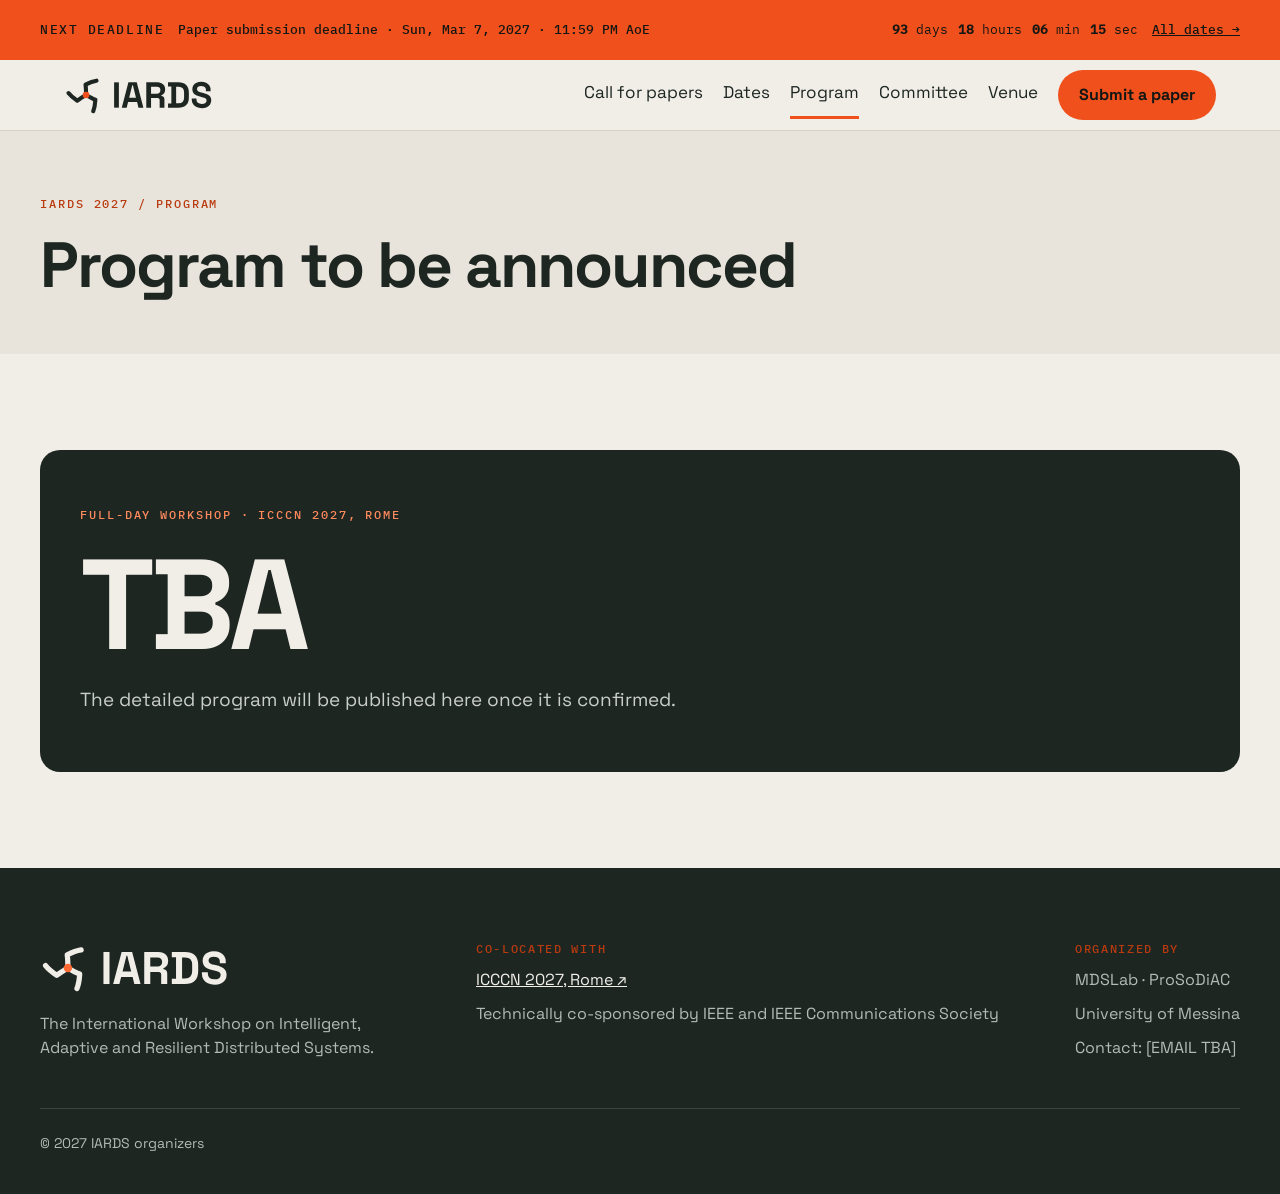
<file: program/index.html>
<!doctype html>
<html lang="en" class="no-js">
<head>
<meta charset="utf-8">
<meta name="viewport" content="width=device-width, initial-scale=1">
<title>Program · IARDS 2027</title>
<meta name="description" content="The IARDS 2027 full-day program will be announced here.">
<meta name="theme-color" content="#1E2622">
<link rel="canonical" href="BASE_URL/program/">
<meta property="og:type" content="website">
<meta property="og:site_name" content="IARDS 2027">
<meta property="og:title" content="Program · IARDS 2027">
<meta property="og:description" content="The IARDS 2027 full-day program will be announced here.">
<meta property="og:url" content="BASE_URL/program/">
<meta property="og:image" content="BASE_URL/assets/og-image.png">
<meta name="twitter:card" content="summary_large_image">
<meta name="twitter:title" content="Program · IARDS 2027">
<meta name="twitter:description" content="The IARDS 2027 full-day program will be announced here.">
<meta name="twitter:image" content="BASE_URL/assets/og-image.png">
<!-- HOST-CONF:start (ICCCN reference in meta) -->
<meta name="keywords" content="IARDS, workshop, distributed systems, ICCCN 2027, Rome">
<!-- HOST-CONF:end -->
<link rel="icon" href="../assets/favicon.svg" type="image/svg+xml">
<link rel="icon" href="../assets/favicon-32.png" sizes="32x32" type="image/png">
<link rel="apple-touch-icon" href="../assets/apple-touch-icon.png">
<link rel="manifest" href="../site.webmanifest">
<link rel="preload" href="../assets/fonts/SpaceGrotesk.woff2" as="font" type="font/woff2" crossorigin>
<link rel="preload" href="../assets/fonts/IBMPlexMono-Regular.woff2" as="font" type="font/woff2" crossorigin>
<link rel="stylesheet" href="../css/style.css">
</head>
<body>
<a class="skip" href="#main">Skip to content</a>
<div class="deadline-bar" data-countdown>
<div class="wrap">
<div class="grp"><div class="grp" aria-live="polite"><span class="eyebrow-s" data-eyebrow>Next deadline</span>
<span class="lbl"><span data-label>Paper submission deadline</span> · <time datetime="2027-03-07T23:59:00-12:00" data-date>Sun, Mar 7, 2027 · 11:59 PM AoE</time></span><span data-sample></span></div></div>
<div class="grp"><div class="cd" role="timer" aria-label="Time left"><span><b data-d>--</b><span> days</span></span><span><b data-h>--</b><span> hours</span></span><span><b data-m>--</b><span> min</span></span><span><b data-s>--</b><span> sec</span></span></div>
<a href="../dates/">All dates →</a></div>
</div></div>
<header class="site-header">
<div class="wrap">
<a class="brand" href="../" aria-label="IARDS home"><img src="../assets/logo/iards-logo-light.svg" width="150" height="44" alt="IARDS"></a>
<nav aria-label="Main"><a class="nl" href="../call-for-papers/">Call for papers</a><a class="nl" href="../dates/">Dates</a><a class="nl" href="../program/" aria-current="page">Program</a><a class="nl" href="../committee/">Committee</a><a class="nl" href="../venue/">Venue</a><a class="btn btn-lava" href="../call-for-papers/#submission">Submit a paper</a></nav>
</div></header>
<main id="main">
<section class="band"><div class="wrap">
<div class="eyebrow">IARDS 2027 / Program</div>
<h1>Program to be announced</h1>
</div></section>
<section class="sec"><div class="wrap">
<div class="tba-panel dark"><div class="eyebrow">Full-day workshop · ICCCN 2027, Rome</div>
<div class="tba" aria-label="To be announced">TBA</div>
<p>The detailed program will be published here once it is confirmed.</p></div>
</div></section>
</main>
<footer class="site-footer">
<div class="wrap">
<div class="f-cols">
<div class="f-col brandcol"><img src="../assets/logo/iards-logo-dark.svg" width="190" height="56" alt="IARDS">
<div>The International Workshop on Intelligent, Adaptive and Resilient Distributed Systems.</div></div>
<!-- HOST-CONF:start (co-location with ICCCN: edit or remove for another edition) -->
<div class="f-col"><div class="eyebrow">Co-located with</div>
<a href="https://www.icccn.org/ICCCN27/index.html">ICCCN 2027, Rome ↗</a><div>Technically co-sponsored by IEEE and IEEE Communications Society</div></div>
<!-- HOST-CONF:end -->
<div class="f-col"><div class="eyebrow">Organized by</div>
<div>MDSLab · ProSoDiAC</div><div>University of Messina</div><div>Contact: [EMAIL TBA]</div></div>
</div>
<div class="copy">© 2027 IARDS organizers</div>
</div></footer>
<script src="../js/config.js"></script>
<script src="../js/countdown.js"></script>
</body>
</html>
</file>
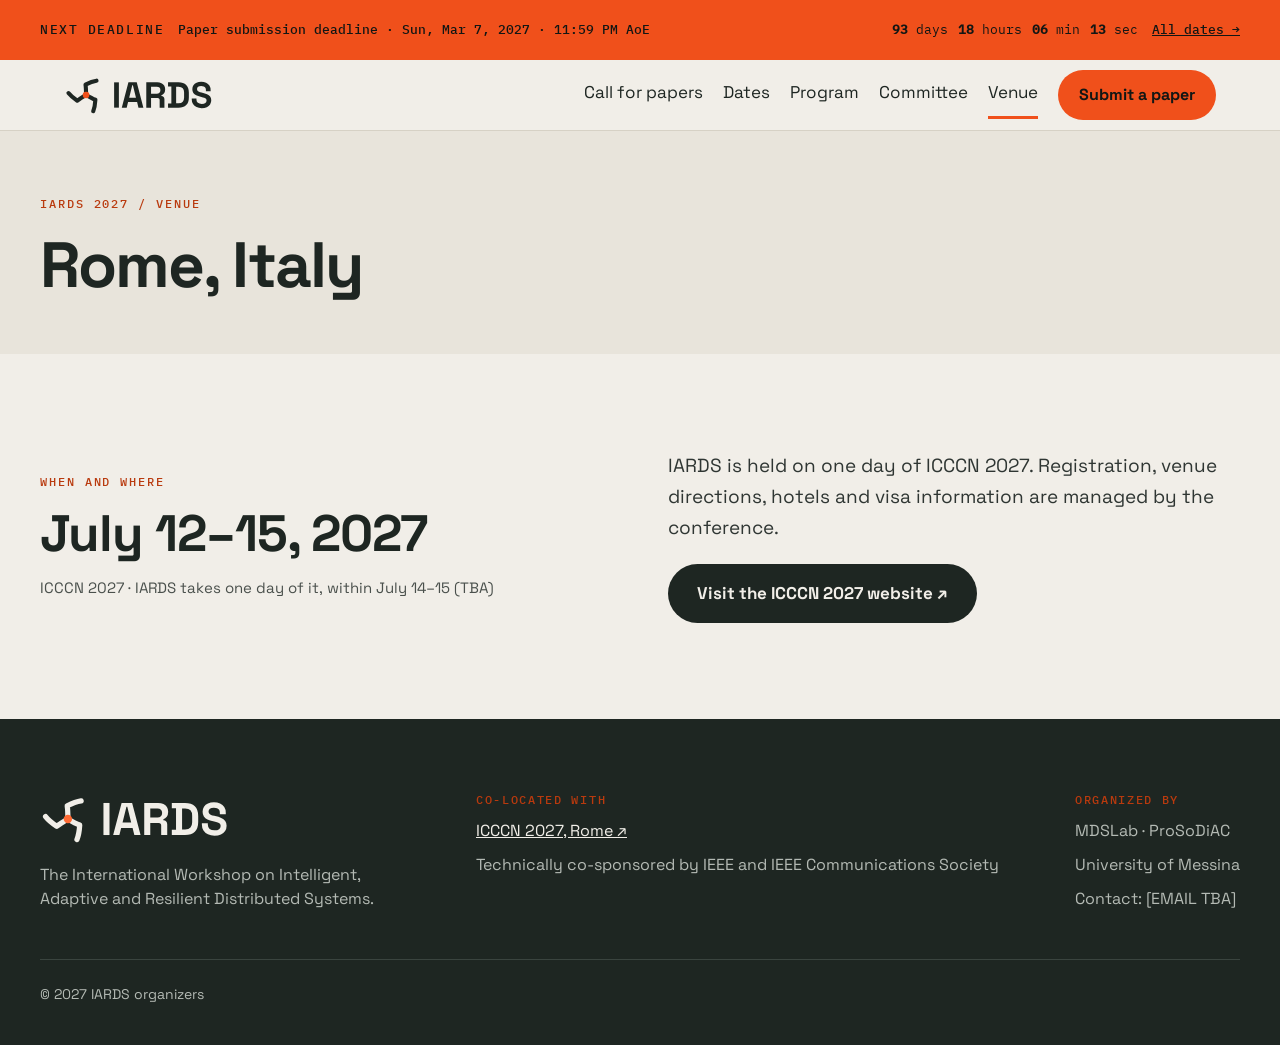
<file: venue/index.html>
<!doctype html>
<html lang="en" class="no-js">
<head>
<meta charset="utf-8">
<meta name="viewport" content="width=device-width, initial-scale=1">
<title>Venue · IARDS 2027</title>
<meta name="description" content="IARDS 2027 is held in Rome, Italy, during ICCCN 2027, July 12–15, 2027.">
<meta name="theme-color" content="#1E2622">
<link rel="canonical" href="BASE_URL/venue/">
<meta property="og:type" content="website">
<meta property="og:site_name" content="IARDS 2027">
<meta property="og:title" content="Venue · IARDS 2027">
<meta property="og:description" content="IARDS 2027 is held in Rome, Italy, during ICCCN 2027, July 12–15, 2027.">
<meta property="og:url" content="BASE_URL/venue/">
<meta property="og:image" content="BASE_URL/assets/og-image.png">
<meta name="twitter:card" content="summary_large_image">
<meta name="twitter:title" content="Venue · IARDS 2027">
<meta name="twitter:description" content="IARDS 2027 is held in Rome, Italy, during ICCCN 2027, July 12–15, 2027.">
<meta name="twitter:image" content="BASE_URL/assets/og-image.png">
<!-- HOST-CONF:start (ICCCN reference in meta) -->
<meta name="keywords" content="IARDS, workshop, distributed systems, ICCCN 2027, Rome">
<!-- HOST-CONF:end -->
<link rel="icon" href="../assets/favicon.svg" type="image/svg+xml">
<link rel="icon" href="../assets/favicon-32.png" sizes="32x32" type="image/png">
<link rel="apple-touch-icon" href="../assets/apple-touch-icon.png">
<link rel="manifest" href="../site.webmanifest">
<link rel="preload" href="../assets/fonts/SpaceGrotesk.woff2" as="font" type="font/woff2" crossorigin>
<link rel="preload" href="../assets/fonts/IBMPlexMono-Regular.woff2" as="font" type="font/woff2" crossorigin>
<link rel="stylesheet" href="../css/style.css">
</head>
<body>
<a class="skip" href="#main">Skip to content</a>
<div class="deadline-bar" data-countdown>
<div class="wrap">
<div class="grp"><div class="grp" aria-live="polite"><span class="eyebrow-s" data-eyebrow>Next deadline</span>
<span class="lbl"><span data-label>Paper submission deadline</span> · <time datetime="2027-03-07T23:59:00-12:00" data-date>Sun, Mar 7, 2027 · 11:59 PM AoE</time></span><span data-sample></span></div></div>
<div class="grp"><div class="cd" role="timer" aria-label="Time left"><span><b data-d>--</b><span> days</span></span><span><b data-h>--</b><span> hours</span></span><span><b data-m>--</b><span> min</span></span><span><b data-s>--</b><span> sec</span></span></div>
<a href="../dates/">All dates →</a></div>
</div></div>
<header class="site-header">
<div class="wrap">
<a class="brand" href="../" aria-label="IARDS home"><img src="../assets/logo/iards-logo-light.svg" width="150" height="44" alt="IARDS"></a>
<nav aria-label="Main"><a class="nl" href="../call-for-papers/">Call for papers</a><a class="nl" href="../dates/">Dates</a><a class="nl" href="../program/">Program</a><a class="nl" href="../committee/">Committee</a><a class="nl" href="../venue/" aria-current="page">Venue</a><a class="btn btn-lava" href="../call-for-papers/#submission">Submit a paper</a></nav>
</div></header>
<main id="main">
<section class="band"><div class="wrap">
<div class="eyebrow">IARDS 2027 / Venue</div>
<h1>Rome, Italy</h1>
</div></section>
<section class="sec"><div class="wrap cols" style="align-items:center">
<div class="stack-16"><div class="eyebrow">When and where</div>
<div class="when">July 12–15, 2027</div>
<!-- HOST-CONF:start (ICCCN note) -->
<div class="small">ICCCN 2027 · IARDS takes one day of it, within July 14–15 (TBA)</div>
<!-- HOST-CONF:end -->
</div>
<div class="stack-16" style="gap:20px">
<p class="body">IARDS is held on one day of ICCCN 2027. Registration, venue directions, hotels and visa information are managed by the conference.</p>
<!-- HOST-CONF:start (link to the host conference) -->
<a class="btn btn-dark" style="align-self:flex-start" href="https://www.icccn.org/ICCCN27/index.html">Visit the ICCCN 2027 website ↗</a>
<!-- HOST-CONF:end -->
</div>
</div></section>
</main>
<footer class="site-footer">
<div class="wrap">
<div class="f-cols">
<div class="f-col brandcol"><img src="../assets/logo/iards-logo-dark.svg" width="190" height="56" alt="IARDS">
<div>The International Workshop on Intelligent, Adaptive and Resilient Distributed Systems.</div></div>
<!-- HOST-CONF:start (co-location with ICCCN: edit or remove for another edition) -->
<div class="f-col"><div class="eyebrow">Co-located with</div>
<a href="https://www.icccn.org/ICCCN27/index.html">ICCCN 2027, Rome ↗</a><div>Technically co-sponsored by IEEE and IEEE Communications Society</div></div>
<!-- HOST-CONF:end -->
<div class="f-col"><div class="eyebrow">Organized by</div>
<div>MDSLab · ProSoDiAC</div><div>University of Messina</div><div>Contact: [EMAIL TBA]</div></div>
</div>
<div class="copy">© 2027 IARDS organizers</div>
</div></footer>
<script src="../js/config.js"></script>
<script src="../js/countdown.js"></script>
</body>
</html>
</file>
<file: css/style.css>
/* IARDS — tokens from design/tokens.json. Mobile-first. */
@font-face{font-family:'Space Grotesk';src:url(../assets/fonts/SpaceGrotesk.woff2) format('woff2');font-weight:300 700;font-display:swap}
@font-face{font-family:'IBM Plex Mono';src:url(../assets/fonts/IBMPlexMono-Regular.woff2) format('woff2');font-weight:400;font-display:swap}
@font-face{font-family:'IBM Plex Mono';src:url(../assets/fonts/IBMPlexMono-Medium.woff2) format('woff2');font-weight:500;font-display:swap}
:root{
  --basalt:#1E2622;--pumice:#F1EEE8;--stone:#E8E4DB;--card:#FBFAF6;--border:#D6D1C5;
  --lava:#F0501B;--lava-on-dark:#FF6A33;--lava-text:#B93A0E;--lava-text-hover:#8E2A06;--lava-tint:#FFF0E8;
  --text:#2F3633;--muted:#4A504C;--disabled:#666C68;
  --on-dark-muted:#B4BAB4;--on-dark-body:#C9CEC9;--on-dark-border:#4A5650;--on-dark-surface:#2A332E;--on-dark-divider:#3A443F;--on-dark-eyebrow:#FF8A5C;
  --btn-on-lava:#121614;
  --display:'Space Grotesk',system-ui,sans-serif;--mono:'IBM Plex Mono',ui-monospace,monospace;
  --max:1200px;
}
*,*::before,*::after{box-sizing:border-box}
html{-webkit-text-size-adjust:100%}
body{margin:0;background:var(--pumice);color:var(--basalt);font-family:var(--display);font-size:17px;line-height:1.5}
img,svg{max-width:100%;height:auto}
a{color:var(--lava-text)}
a:hover{color:var(--lava-text-hover)}
:focus-visible{outline:3px solid var(--basalt);outline-offset:3px;box-shadow:0 0 0 6px var(--lava)}
.dark :focus-visible,.deadline-bar :focus-visible{outline-color:var(--pumice);box-shadow:0 0 0 6px var(--basalt)}
.skip{position:absolute;left:12px;top:-100px;background:var(--basalt);color:var(--pumice);padding:12px 18px;border-radius:999px;z-index:100;text-decoration:none;font-weight:700}
.skip:focus{top:12px}
.wrap{max-width:var(--max);margin:0 auto}
main{display:block;overflow:hidden}

/* Deadline bar */
.deadline-bar{background:var(--lava);color:var(--btn-on-lava);padding:10px 24px;font-family:var(--mono);font-size:13px}
.deadline-bar .wrap{display:flex;gap:6px 18px;flex-wrap:wrap;align-items:center;justify-content:space-between}
.deadline-bar .grp{display:flex;gap:6px 14px;flex-wrap:wrap;align-items:center}
.deadline-bar .eyebrow-s{font-weight:500;letter-spacing:.12em;text-transform:uppercase}
.deadline-bar .lbl{font-weight:500}
.deadline-bar a{color:var(--btn-on-lava);font-weight:500;display:inline-block;padding:10px 0}
.cd{display:flex;gap:10px;font-variant-numeric:tabular-nums;font-weight:500}
.cd span span{font-weight:400}

/* Header */
.site-header{position:sticky;top:0;z-index:10;background:var(--pumice);border-bottom:1px solid var(--border)}
.site-header .wrap{padding:10px 24px;display:flex;align-items:center;justify-content:space-between;gap:16px;flex-wrap:wrap}
.brand{display:flex;min-height:44px;align-items:center}
.brand img{display:block;width:150px;height:44px}
.site-header nav{display:flex;gap:4px 20px;flex-wrap:wrap;align-items:center}
.site-header nav a.nl{color:var(--basalt);text-decoration:none;border-bottom:3px solid transparent;padding:10px 0;min-height:44px;display:inline-flex;align-items:center}
.site-header nav a.nl:hover{border-bottom-color:var(--border)}
.site-header nav a.nl[aria-current="page"]{border-bottom-color:var(--lava)}
.btn{display:inline-flex;gap:10px;align-items:center;justify-content:center;min-height:44px;border-radius:999px;font-family:var(--display);font-weight:700;font-size:16px;text-decoration:none;padding:12px 20px;border:1px solid transparent}
.btn-lava{background:var(--lava);color:var(--btn-on-lava)}
.btn-lava:hover{background:var(--lava-on-dark);color:var(--btn-on-lava)}
.btn-ondark{background:var(--lava-on-dark);color:var(--btn-on-lava);font-size:17px;padding:16px 28px}
.btn-ondark:hover{background:var(--on-dark-eyebrow);color:var(--btn-on-lava)}
.btn-ghost{border-color:#6A7770;color:var(--pumice);font-weight:500;font-size:17px;padding:16px 28px}
.btn-ghost:hover{border-color:var(--pumice);color:var(--pumice)}
.btn-outline{border-color:var(--basalt);color:var(--basalt)}
.btn-outline:hover{background:var(--basalt);color:var(--pumice)}
.btn-dark{background:var(--basalt);color:var(--pumice);font-size:17px;padding:16px 28px}
.btn-dark:hover{background:var(--on-dark-surface);color:var(--pumice)}

/* Sections */
.sec{padding:64px 24px}
.sec.stone{background:var(--stone)}
.dark{background:var(--basalt);color:var(--pumice)}
.band{background:var(--stone);padding:48px 24px 40px}
.band .wrap{display:flex;flex-direction:column;gap:20px}
.eyebrow{font-family:var(--mono);font-size:12px;letter-spacing:.16em;text-transform:uppercase;color:var(--lava-text);font-weight:500}
.dark .eyebrow,.eyebrow.on-dark{color:var(--on-dark-eyebrow)}
h1,h2,h3{font-family:var(--display);margin:0;color:var(--basalt)}
.band h1{font-weight:700;font-size:clamp(40px,5vw,68px);line-height:1.02;letter-spacing:-.03em}
h2{font-weight:700;font-size:clamp(30px,3.6vw,46px);line-height:1.08;letter-spacing:-.02em}
.stack{display:flex;flex-direction:column;gap:48px}
.stack-16{display:flex;flex-direction:column;gap:16px}
.cols{display:flex;gap:32px 56px;flex-wrap:wrap;align-items:flex-start}
.cols>*{flex:1 1 300px;min-width:0}
.body{font-size:19px;line-height:1.65;color:var(--text);margin:0}
.lead{font-size:20px;line-height:1.6;color:var(--text);margin:0;max-width:720px}
.small{font-size:15px;color:var(--muted);margin:0}
.tag{font-family:var(--mono);font-size:12px}

/* Hero */
.hero{padding:48px 24px 56px;overflow:hidden}
.hero .wrap{display:flex;gap:48px;align-items:center;flex-wrap:wrap}
.hero .txt{flex:1 1 320px;display:flex;flex-direction:column;gap:28px;min-width:0}
.hero h1{color:var(--pumice);font-weight:700;font-size:clamp(34px,4.6vw,64px);line-height:1;letter-spacing:-.03em}
.hero .lead{color:var(--on-dark-body);max-width:600px;font-size:20px;line-height:1.55}
.badge{align-self:flex-start;display:inline-flex;gap:10px;align-items:center;border:1px solid var(--on-dark-border);border-radius:999px;padding:10px 18px;min-height:44px;color:var(--pumice);text-decoration:none;font-family:var(--mono);font-size:13px;letter-spacing:.04em}
.badge:hover{border-color:var(--pumice);color:var(--pumice)}
.badge i{width:8px;height:8px;border-radius:50%;background:var(--lava-on-dark);display:inline-block;flex:none}
.btn-row{display:flex;gap:14px;flex-wrap:wrap}
.hero .art{flex:1 1 280px;display:flex;justify-content:center}
.hero .art img{width:min(380px,100%);height:auto;display:block}
.chips{display:flex;gap:12px;flex-wrap:wrap}
.chip{border:1px solid var(--basalt);border-radius:999px;padding:10px 20px;font-weight:500;font-size:17px}

/* Cards */
.grid{display:grid;gap:16px;grid-template-columns:repeat(auto-fit,minmax(min(100%,230px),1fr))}
.grid.w260{grid-template-columns:repeat(auto-fit,minmax(min(100%,260px),1fr))}
.card{border:1px solid var(--border);border-radius:16px;padding:24px;background:var(--card);display:flex;flex-direction:column;gap:14px;text-decoration:none}
.card.link{justify-content:space-between;min-height:190px}
.card.link:hover{border-color:var(--lava-text)}
.card .num{font-family:var(--mono);font-size:13px;color:var(--lava-text);font-weight:500}
.card .t{font-size:24px;font-weight:700;color:var(--basalt);line-height:1.15}
.card .d{font-size:16px;line-height:1.5;color:var(--muted)}
.card .go{font-weight:700;font-size:16px;color:var(--lava-text)}
.topic{min-height:150px}
.topic .t{font-size:19px;font-weight:500;line-height:1.3}
.kit{justify-content:space-between;min-height:230px}
.kit .t{font-size:22px;line-height:1.2}
.ft{align-self:flex-start;font-family:var(--mono);font-size:12px;letter-spacing:.1em;font-weight:500;color:var(--basalt);border:1px solid var(--basalt);border-radius:6px;padding:4px 8px}
.facts{display:flex;gap:32px;flex-wrap:wrap}
.fact{flex:1 1 200px;border-top:2px solid var(--basalt);padding-top:16px;display:flex;flex-direction:column;gap:6px}
.fact .v{font-weight:700;font-size:56px;line-height:1;letter-spacing:-.03em;color:var(--basalt)}
.fact .l{font-size:17px;color:var(--muted)}
.panel{background:var(--basalt);color:var(--pumice);border-radius:20px;padding:28px;display:flex;flex-direction:column;gap:16px}
.panel .big{font-size:22px;font-weight:500}
.notes{display:flex;flex-direction:column;gap:18px;font-size:18px;line-height:1.6;color:var(--text)}
.notes p{margin:0}
.checklist{display:flex;flex-direction:column;gap:10px;font-size:17px}
.tba-panel{border-radius:20px;padding:40px 24px;display:flex;flex-direction:column;gap:20px}
.tba-panel .tba{font-weight:700;font-size:clamp(64px,10vw,140px);line-height:.95;letter-spacing:-.04em}
.tba-panel p{margin:0;font-size:19px;line-height:1.6;color:var(--on-dark-body);max-width:620px}

/* Countdown card + timeline */
.cd-card{border:1px solid var(--on-dark-border);border-radius:20px;padding:20px 24px;display:flex;gap:20px 28px;flex-wrap:wrap;align-items:center;max-width:640px;background:rgba(255,255,255,.04)}
.cd-card .info{flex:1 1 230px;display:flex;flex-direction:column;gap:6px}
.cd-card .nm{font-size:21px;font-weight:700;line-height:1.2}
.cd-card .dt{font-family:var(--mono);font-size:13px;color:var(--on-dark-muted)}
.cd-card .sm{font-family:var(--mono);font-size:12px;color:var(--on-dark-muted)}
.tiles{display:flex;gap:10px}
.tile{min-width:62px;background:var(--on-dark-surface);border-radius:12px;padding:10px 8px;text-align:center}
.tile b{display:block;font-weight:700;font-size:32px;line-height:1;font-variant-numeric:tabular-nums}
.tile span{display:block;font-family:var(--mono);font-size:11px;letter-spacing:.1em;text-transform:uppercase;color:var(--on-dark-muted);margin-top:6px}
.timeline{max-width:900px;display:flex;flex-direction:column;list-style:none;margin:0;padding:0}
.row{display:flex;gap:16px 24px;flex-wrap:wrap;align-items:center;justify-content:space-between;padding:24px 20px;border-top:1px solid var(--border)}
.row .nm{font-size:20px;font-weight:500;color:var(--basalt)}
.row .dt{font-family:var(--mono);font-size:14px;color:var(--muted)}
.row .in{flex:1 1 300px;display:flex;flex-direction:column;gap:6px;min-width:0}
.pill{font-family:var(--mono);font-size:14px;font-weight:500;padding:10px 18px;border-radius:999px;white-space:nowrap;border:1px solid var(--basalt);color:var(--basalt)}
.row.next{background:var(--lava-tint);border:2px solid var(--lava);border-radius:16px;margin:6px 0}
.row.next .nm{font-size:24px;font-weight:700}
.row.next .pill{background:var(--lava);border-color:var(--lava);color:var(--btn-on-lava)}
.row.past .nm,.row.past .dt{color:var(--disabled)}
.row.past .pill{border-color:var(--border);color:var(--disabled)}
.sample{font-family:var(--mono);font-size:12px;color:var(--muted);margin-left:6px}
.dark .sample,.cd-card .sample{color:var(--on-dark-muted)}

/* People */
.person{flex:1 1 340px;border:1px solid var(--border);border-radius:16px;padding:28px;background:var(--card);display:flex;flex-direction:column;gap:16px}
.avatar{width:56px;height:56px;border-radius:50%;background:var(--basalt);color:var(--pumice);display:flex;align-items:center;justify-content:center;font-weight:700;font-size:20px}
.person .n{font-size:22px;font-weight:700;color:var(--basalt)}
.person .r{font-family:var(--mono);font-size:12px;letter-spacing:.12em;text-transform:uppercase;color:var(--lava-text);margin-top:6px;font-weight:500}
.person .a{font-size:16px;color:var(--muted);margin-top:6px}
.person p{margin:0;font-size:16px;line-height:1.55;color:var(--muted)}
.people{display:flex;gap:16px;flex-wrap:wrap}

/* Venue */
.when{font-weight:700;font-size:clamp(34px,4vw,56px);line-height:1.05;letter-spacing:-.02em}

/* Footer */
.site-footer{background:var(--basalt);color:var(--pumice);padding:56px 24px 32px}
.site-footer .wrap{display:flex;flex-direction:column;gap:48px}
.f-cols{display:flex;gap:40px 48px;flex-wrap:wrap;justify-content:space-between}
.f-col{display:flex;flex-direction:column;gap:10px;font-size:16px;color:var(--on-dark-muted)}
.f-col.brandcol{gap:16px;max-width:360px}
.f-col.brandcol img{width:190px;height:56px}
.f-col .eyebrow{font-size:12px;letter-spacing:.14em}
.f-col a{color:var(--pumice)}
.copy{border-top:1px solid var(--on-dark-divider);padding-top:24px;font-size:14px;color:var(--on-dark-muted)}

@media (min-width:768px){
  .sec{padding:96px 24px}
  .band{padding:64px 24px 56px}
  .hero{padding:64px 24px 72px}
  .tba-panel{padding:56px 40px}
  .site-footer{padding:72px 24px 40px}
}
@media (prefers-reduced-motion:no-preference){
  main{animation:enter .45s ease-out both}
  .spin{animation:spin 120s linear infinite}
  @keyframes enter{from{opacity:0;transform:translateX(40px)}to{opacity:1;transform:none}}
  @keyframes spin{to{transform:rotate(360deg)}}
}
@media print{
  .deadline-bar,.site-header nav,.skip{display:none}
  body,.band,.sec.stone,.dark,.site-footer,.card,.panel,.row.next{background:#fff!important;color:#000!important}
  *{color:#000!important;box-shadow:none!important}
  a{text-decoration:underline}
  .spin{animation:none}
}
.no-js .cd,.no-js .tiles{display:none}
[hidden]{display:none!important}
</file>
